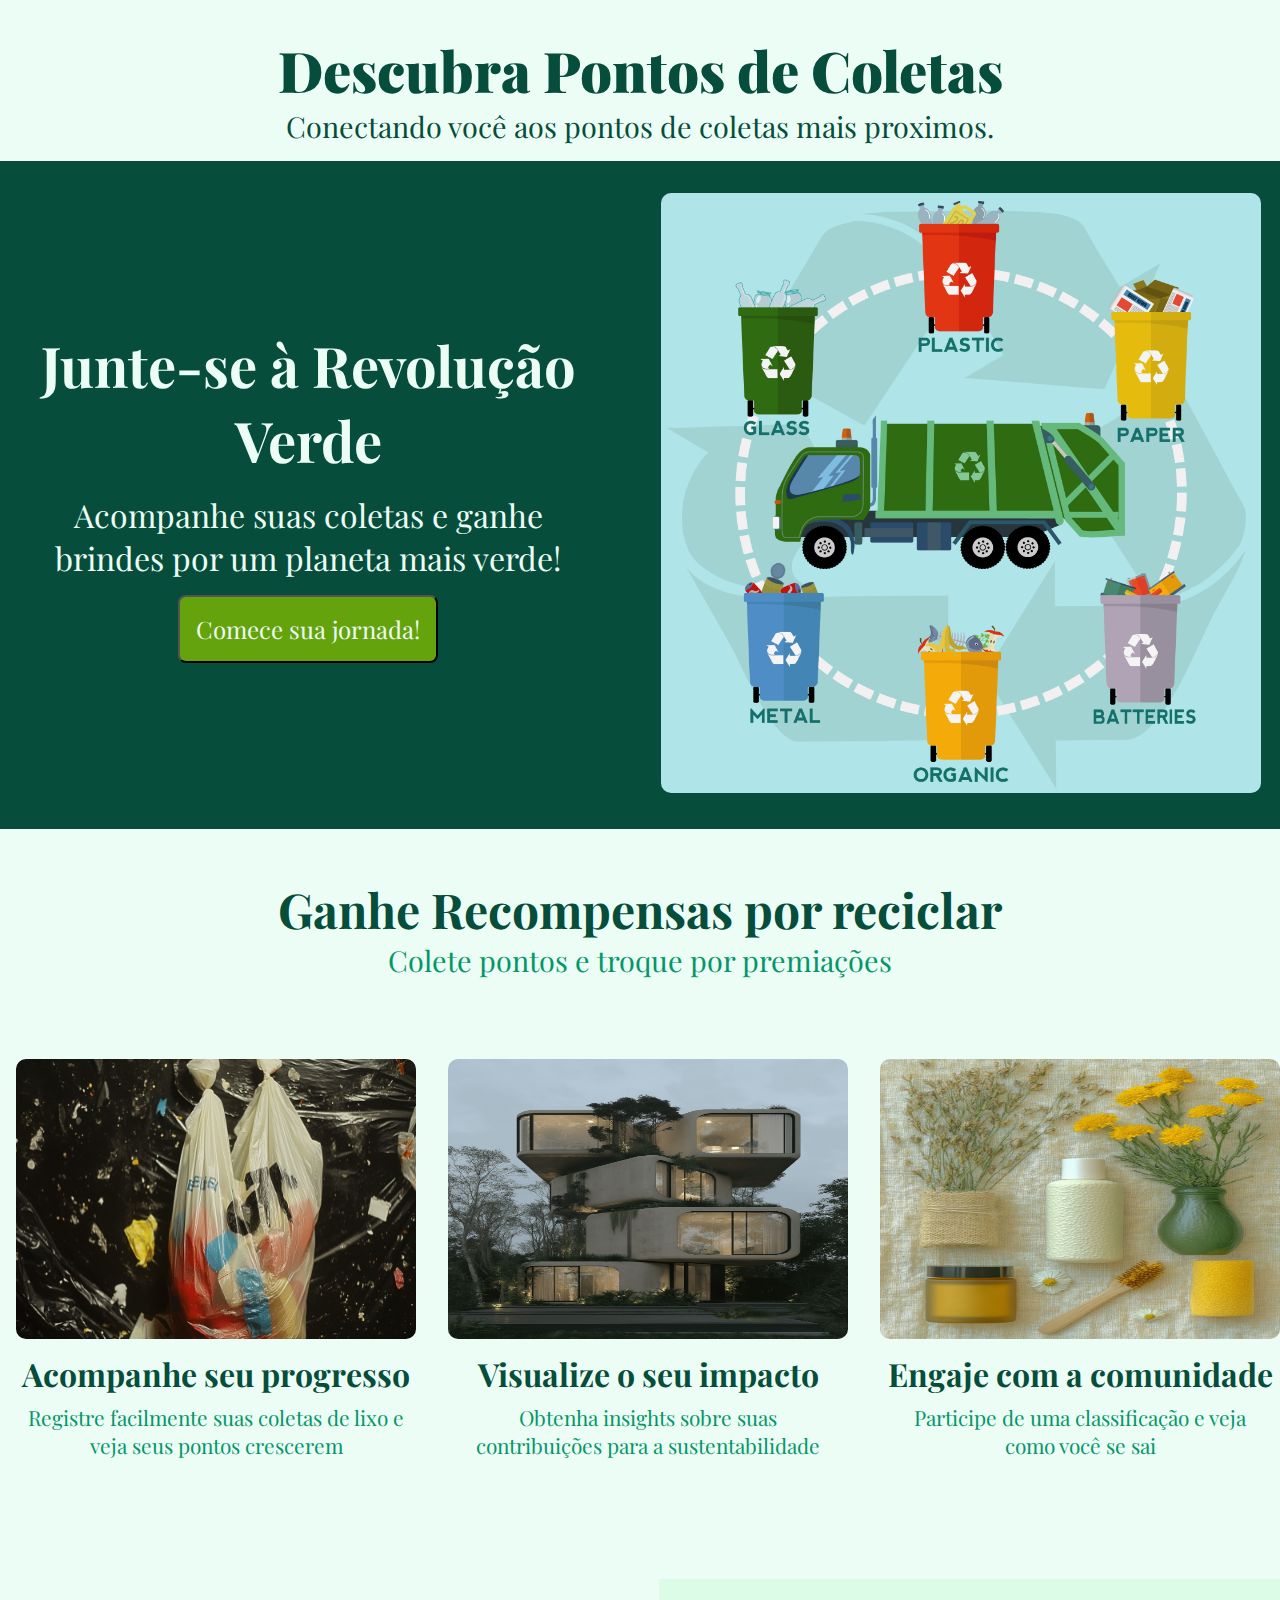
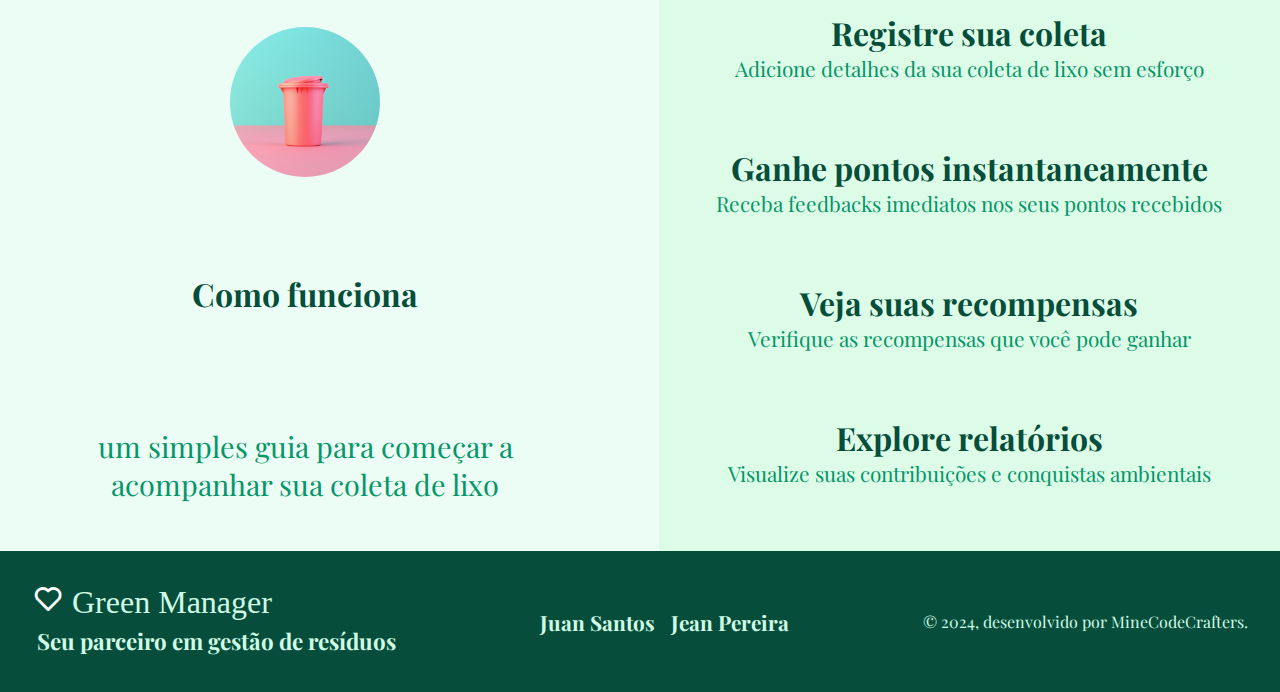
<file: index.html>
<!DOCTYPE html>
<html lang="pt-br">
  <head>
    <meta charset="UTF-8" />
    <meta name="viewport" content="width=device-width, initial-scale=1.0" />
    <link rel="shortcut icon" href="./assets/favicon.ico" type="image/x-icon" />
    <link rel="stylesheet" href="./styles/landingPage.css" />
    <link rel="preconnect" href="https://fonts.googleapis.com" />
    <link rel="preconnect" href="https://fonts.gstatic.com" crossorigin />
    <link
      href="https://fonts.googleapis.com/css2?family=Playfair+Display:ital,wght@0,400..900;1,400..900&display=swap"
      rel="stylesheet"
    />
    <link
      href="https://unpkg.com/boxicons@2.1.4/css/boxicons.min.css"
      rel="stylesheet"
    />
    <title>Green Manager</title>
  </head>
  <body>
    <header class="header">
      <h1 class="header-primary">Descubra Pontos de Coletas</h1>
      <h3 class="header-secondary">
        Conectando você aos pontos de coletas mais proximos.
      </h3>
    </header>
    <section class="hero">
      <div class="hero-box">
        <div class="hero-cta">
          <h2>Junte-se à Revolução Verde</h2>
          <p>
            Acompanhe suas coletas e ganhe brindes por um planeta mais verde!
          </p>
          <button class="hero-btn">
            <a href="./pages/home/index.html">Comece sua jornada!</a>
          </button>
        </div>
        <div class="hero-img">
          <img src="./assets/ON5RS90.jpg" alt="Caminhao de lixo" />
        </div>
      </div>
    </section>
    <section class="feature-section">
      <h2 class="section-title">Ganhe Recompensas por reciclar</h2>
      <p class="section-text">Colete pontos e troque por premiações</p>
      <div class="features">
        <div class="feature-img">
          <img src="./assets/sacolasPlasticas.jpeg" alt="Sacolas plasticas" />
          <h3 class="feature-title">Acompanhe seu progresso</h3>
          <p class="feature-text">
            Registre facilmente suas coletas de lixo e veja seus pontos
            crescerem
          </p>
        </div>
        <div class="feature-img">
          <img src="./assets/impacto.jpeg" alt="" />
          <h3 class="feature-title">Visualize o seu impacto</h3>
          <p class="feature-text">
            Obtenha insights sobre suas contribuições para a sustentabilidade
          </p>
        </div>
        <div class="feature-img">
          <img src="./assets/gifts.jpeg" alt="" />
          <h3 class="feature-title">Engaje com a comunidade</h3>
          <p class="feature-text">
            Participe de uma classificação e veja como você se sai
          </p>
        </div>
      </div>
    </section>
    <section>
      <div class="instructions">
        <div class="instructions-img">
          <img src="./assets/lixoRosa.jpeg" alt="Lata de lixo" />
          <h3>Como funciona</h3>
          <p>um simples guia para começar a acompanhar sua coleta de lixo</p>
        </div>
        <div class="instructions-box">
          <div class="instructions-text">
            <h4>Registre sua coleta</h4>
            <p>Adicione detalhes da sua coleta de lixo sem esforço</p>
          </div>
          <div class="instructions-text">
            <h4>Ganhe pontos instantaneamente</h4>
            <p>Receba feedbacks imediatos nos seus pontos recebidos</p>
          </div>
          <div class="instructions-text">
            <h4>Veja suas recompensas</h4>
            <p>Verifique as recompensas que você pode ganhar</p>
          </div>
          <div class="instructions-text">
            <h4>Explore relatórios</h4>
            <p>Visualize suas contribuições e conquistas ambientais</p>
          </div>
        </div>
      </div>
    </section>
    <footer>
      <div class="footer-icon">
        <i class="bx bx-heart"></i>
        Green Manager
        <h3>Seu parceiro em gestão de resíduos</h3>
      </div>
      <div class="membros">
        <h4>
          <a href="https://www.linkedin.com/in/juan-s-moreira/">Juan Santos</a>
        </h4>
        <h4>
          <a href="https://www.linkedin.com/in/jeanpreis/">Jean Pereira</a>
        </h4>
      </div>
      <p>&copy; 2024, desenvolvido por MineCodeCrafters.</p>
    </footer>
  </body>
</html>
</file>
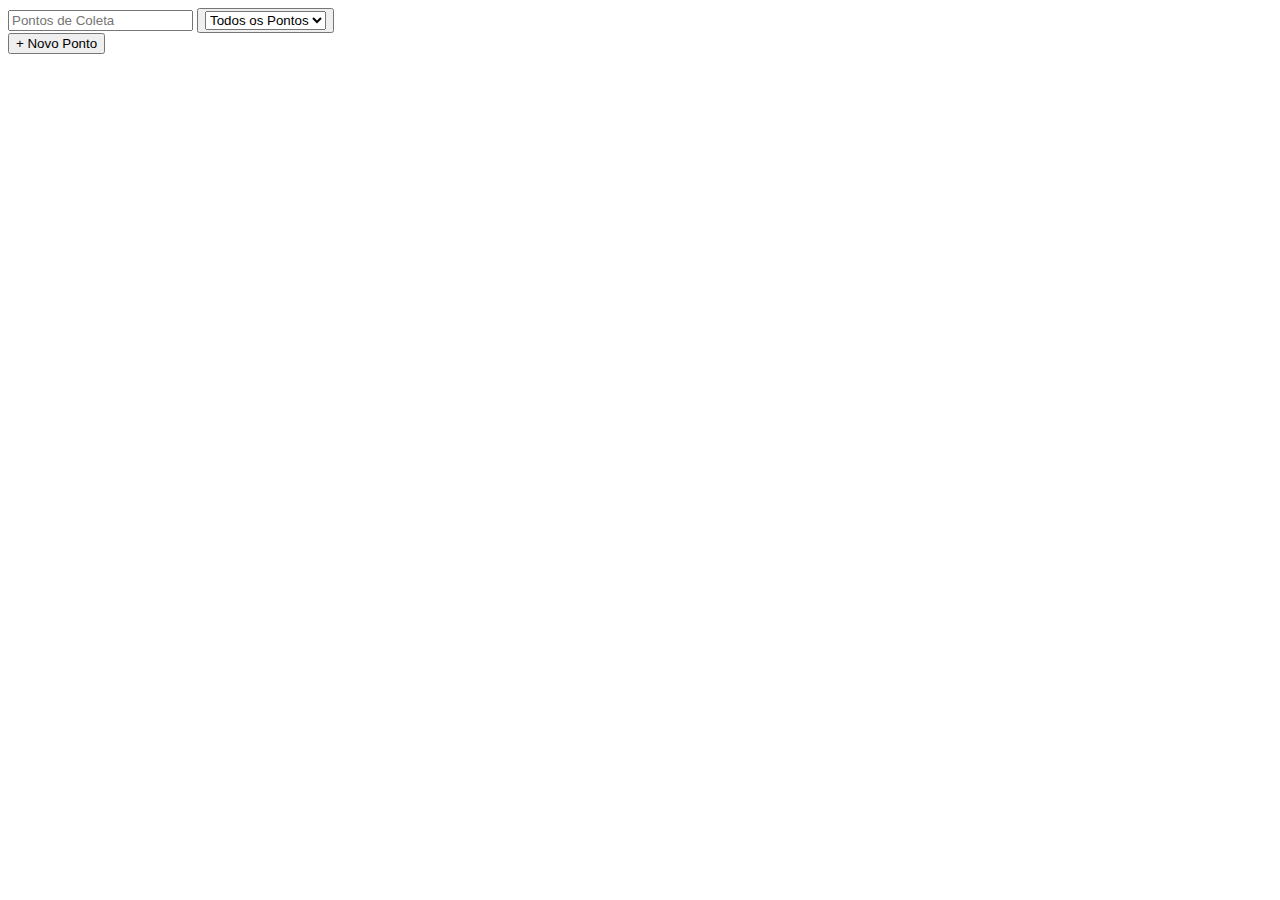
<file: frontend/pages/dashboard.html>
<!DOCTYPE html>
<html lang="en">
  <head>
    <meta charset="UTF-8" />
    <meta name="viewport" content="width=device-width, initial-scale=1.0" />
    <title>Painel Admin</title>
  </head>
  <body>
    <div class="continer">
      <div class="header">
        <div class="search-section">
          <input
            type="text"
            class="search-input"
            placeholder="Pontos de Coleta"
            onkeyup="searchColeta(this.value)"
          />
          <button class="filter-button">
            <select id="filterPoint" onchange="filterByPoint(this.value)">
              <option value="">Todos os Pontos</option>
            </select>
          </button>
        </div>
        <button class="new-button" onclick="showModal()">+ Novo Ponto</button>
      </div>
    </div>
  </body>
</html>
</file>
<file: styles/landingPage.css>
* {
    margin: 0;
    padding: 0;
    box-sizing: border-box;
}

body {
    background-color: #ecfdf5;
}

.header {
    text-align: center;
    background-color: #ecfdf5;
    gap: 1rem;
    padding: 1rem;
}

h1,
h2,
h3,
h4,
p,
button {
    font-family: "Playfair Display", serif;
}

.header-primary {
    margin-top: 1rem;
    font-size: 1.5rem;
    font-weight: 900;
    color: #064e3b;
    border-bottom: 1rem;
}

.header-secondary {
    font-weight: 400;
    font-size: 1.4rem;
    color: #064e3b;
}

.header-input {
    height: 2rem;
    width: 70%;
    border-radius: 0.3rem;
    padding: 1rem;
    margin-bottom: 0.8rem;
    border-color: #064e3b;
}

.hero {
    background-color: #064e3b;
}

.hero-box {
    display: flex;
    flex-direction: column;
    align-items: center;
    justify-content: center;
    gap: 2rem;
    padding: 2rem 1.2rem 2rem 1.2rem;
}

.hero-cta {
    flex-direction: column;
    justify-content: center;
    align-items: center;
    text-align: center;
    color: #ecfdf5;
}

.hero-cta h2 {
    font-size: 1.5rem;
    margin-bottom: 1rem;
}

.hero-cta p {
    font-size: 1rem;
    margin-bottom: 1rem;
}

.hero-btn {
    padding: 0.7rem;
    font-size: 1rem;
    border-radius: 8px;
    background-color: #65a30d;
    color: #ecfdf5;
    cursor: pointer;
}

.hero-btn a{
    color: #ecfdf5;
    text-decoration: none;
}

.hero-btn a:hover{
    text-decoration-line: underline;
}

.hero-btn:hover {
    background-color: #064e3b;
}

.hero-img img {
    width: 300px;
    height: 300px;
    border-radius: 10px;
}

.feature-section {
    margin-top: 3rem;
    text-align: center;
}

.feature-section .section-title {
    color: #064e3b;
    font-size: 1.6rem;
}

.feature-section .section-text {
    color: #059669;
    font-size: 1rem;
}

.features {
    display: flex;
    flex-direction: column;
    justify-content: space-between;
    margin-top: 1rem;
}

.feature-img {
    display: flex;
    flex-direction: column;
    align-items: center;
    margin-bottom: 1rem;
}

.feature-img img {
    width: 300px;
    height: 300px;
    margin-bottom: 0.8rem;
    border-radius: 10px;
}

.feature-title {
    font-size: 1.5rem;
    color: #064e3b;
}

.feature-text {
    font-size: 1rem;
    margin: 0.5rem;
    color: #059669;
}

.instructions {
    display: flex;
    flex-direction: column;
    margin-top: 5rem;
}

.instructions-img {
    display: flex;
    flex-direction: column;
    align-items: center;
    text-align: center;
    margin-top: 3rem;
    margin-bottom: 2rem;
}

.instructions-img img {
    width: 150px;
    height: 150px;
    border-radius: 50%;
}

.instructions-img h3 {
    color: #064e3b;
    font-size: 2rem;
    margin: auto;
}

.instructions-img p {
    color: #059669;
    font-size: 1.3rem;
}

.instructions-box {
    background-color: #dcfce7;
}

.instructions-text {
    margin: 0.3rem;
}

.instructions-text h4 {
    color: #064e3b;
    font-size: 1.6rem;
}

.instructions-text p {
    color: #059669;
    margin-bottom: 2rem;
}

footer {
    background-color: #064e3b;
    padding: 2rem;
}

.footer-icon {
    color: #d1fae5;
    font-size: 2rem;
    /* margin-top: 1rem; */
}

.footer-icon .bx-heart {
    color: #fff;
}

.footer-icon h3 {
    color: #d1fae5;
    font-size: 1.4rem;
    margin: .3rem;
}

footer .membros {
    display: flex;
    flex-direction: column;
    justify-content: space-between;
    margin: .4rem 0 .4rem .3rem;
}

.membros h4{
    font-size: 1.3rem;
}

.membros a {
    text-decoration: none;
    color: #d1fae5;
    cursor: pointer;
}

.membros a:hover{
    text-decoration-line: underline;
}

footer p {
    color: #d1fae5;
    font-size: 1rem;
}

@media (min-width: 768px) {
    .header-primary {
        font-size: 3.5rem;
    }

    .header-secondary {
        font-size: 1.8rem;
    }

    .header-input {
        width: 50%;
        font-size: 1rem;
    }

    .hero-box {
        flex-direction: row;
    }

    .hero-cta {
        margin-right: 2rem;
    }

    .hero-cta h2 {
        font-size: 3.5rem;
    }

    .hero-cta p {
        font-size: 2rem;
    }

    .hero-btn {
        font-size: 1.5rem;
        padding: 1rem;
        border-radius: 8px;
    }

    .hero-img img {
        width: 600px;
        height: 600px;
    }

    .feature-section .section-title {
        font-size: 3rem;
    }

    .feature-section .section-text {
        font-size: 1.8rem;
        margin-bottom: 4rem;
    }

    .features {
        flex-direction: row;
        justify-content: space-evenly;
    }

    .feature-img {
        padding: 1rem;
    }

    .feature-img img {
        width: 400px;
        height: 280px;
    }

    .feature-title {
        font-size: 2rem;
    }

    .feature-text {
        font-size: 1.3rem;
    }

    .instructions {
        flex-direction: row;
        justify-content: center;
        gap: 3rem;
        width: 100vw;
    }

    .instructions-img p {
        font-size: 1.8rem;
        margin: 1rem;
    }

    .instructions-box {
        display: flex;
        justify-content: center;
        text-align: center;
        flex-wrap: wrap;
        padding: 2rem;
        width: 65%;
        gap: 2rem;
    }

    .instructions-text {
        margin: auto;
    }

    .instructions-text h4 {
        font-size: 2rem;
    }

    .instructions-text p {
        font-size: 1.3rem;
    }

    footer{
        display: flex;
        justify-content: space-between;
        align-items: center;
    }

    footer .membros{
        display: flex;
        flex-direction: row;
        justify-content: space-between;
        gap: 1rem;
    }
 
}
</file>
